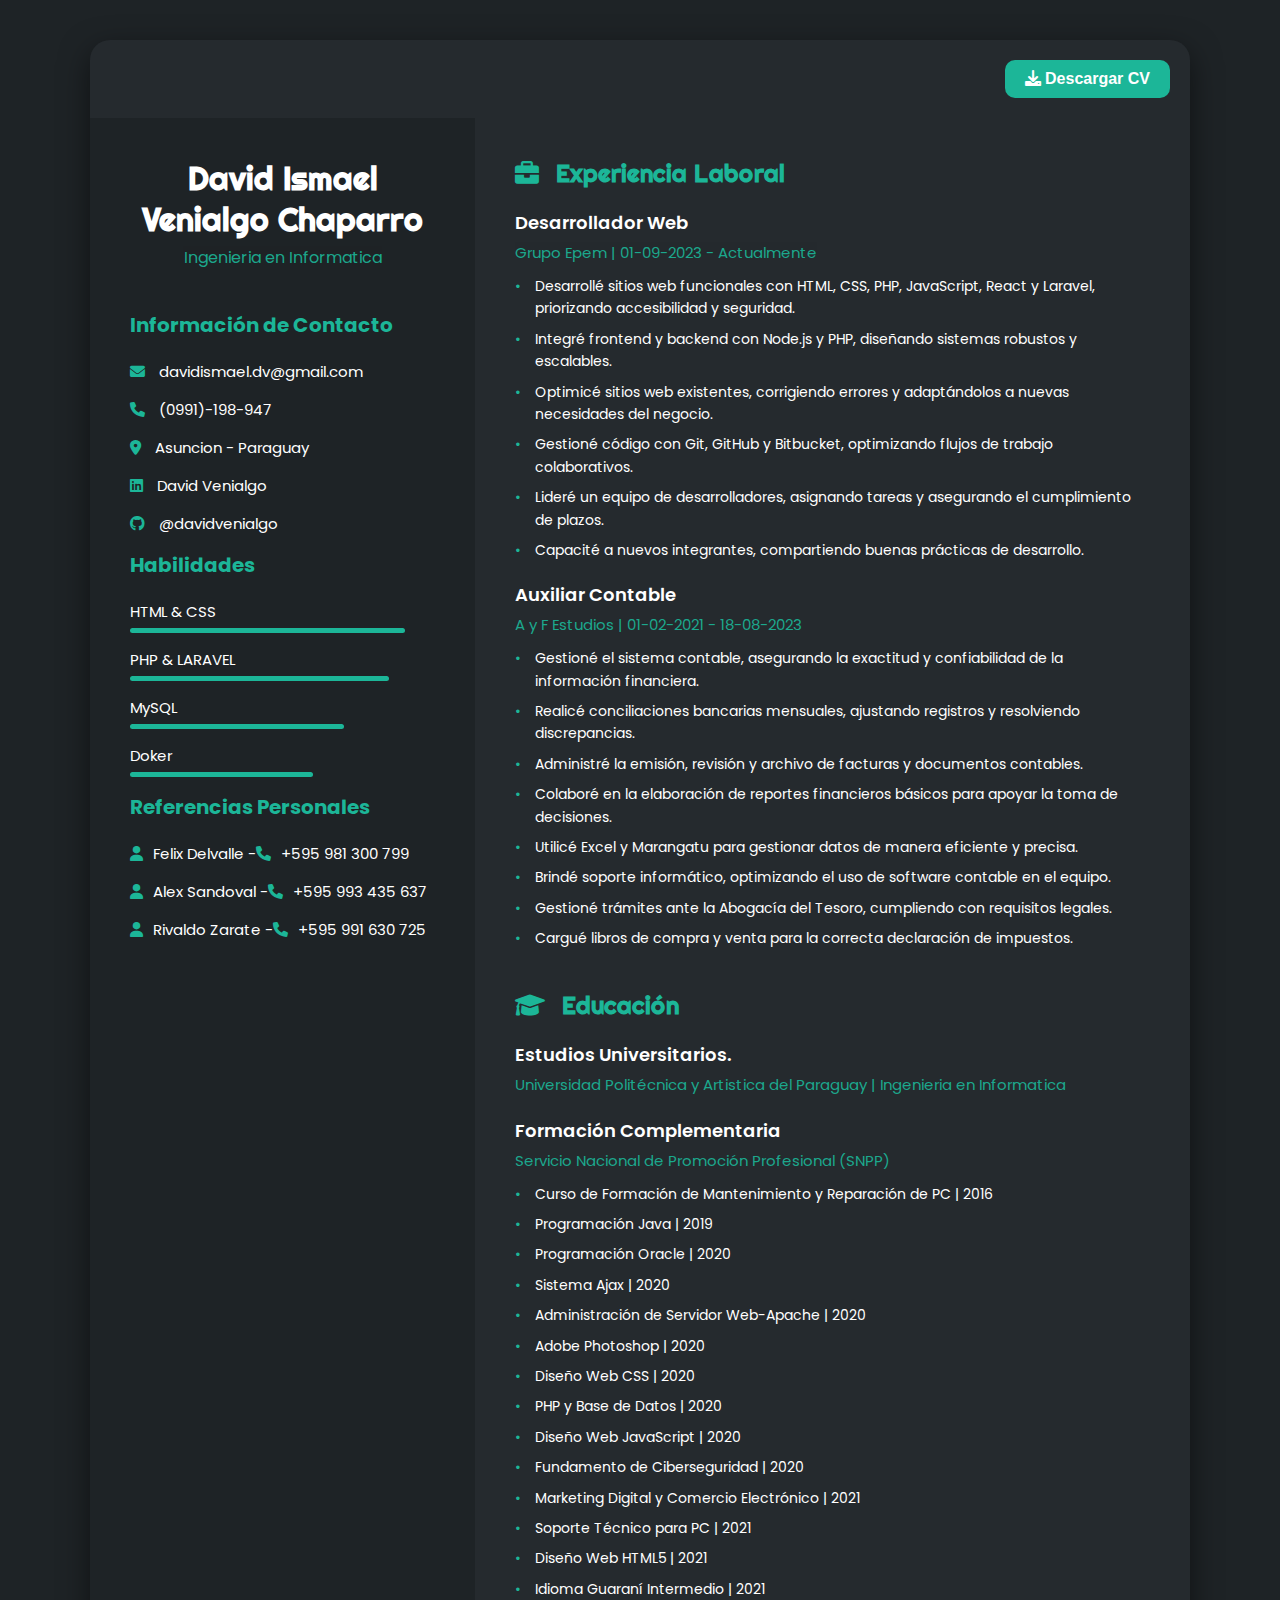
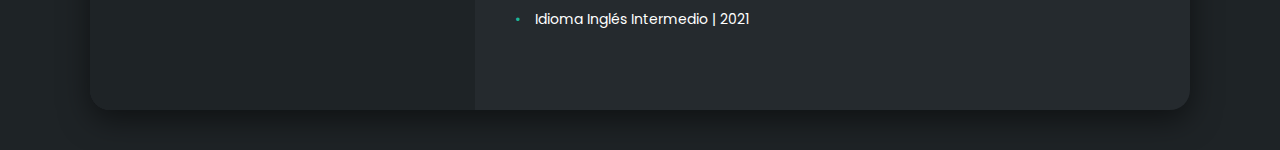
<file: curriculum.html>
<!DOCTYPE html>
<html lang="es">
<head>
    <meta charset="UTF-8">
    <meta name="viewport" content="width=device-width, initial-scale=1.0">
    <title>Mi Currículum</title>
    <link rel="stylesheet" href="https://cdnjs.cloudflare.com/ajax/libs/font-awesome/6.0.0-beta3/css/all.min.css">
    <link href="https://fonts.googleapis.com/css2?family=Righteous&family=Poppins:wght@300;400;600&display=swap" rel="stylesheet">
    <link rel="stylesheet" href="curriculum.css">
    <link rel="icon" type="image/png" href="img/c.png">
</head>
<body>
    <div class="curriculum-container">
        <!-- Botón de descarga -->
        <div class="download-btn">
            <button onclick="window.print()"><i class="fas fa-download"></i> Descargar CV</button>
        </div>

        <!-- Contenido del currículum -->
        <div class="curriculum-content">
            <!-- Sección izquierda (Perfil e Info) -->
            <div class="left-section">
                <div class="profile">
                    <!-- <img src="img/perfil.jpg" alt="Foto de perfil"> -->
                    <h1>David Ismael Venialgo Chaparro</h1>
                    <p class="title">Ingenieria en Informatica</p>
                </div>
                <div class="info">
                    <h3>Información de Contacto</h3>
                    <ul>
                        <li><i class="fas fa-envelope"></i> davidismael.dv@gmail.com</li>
                        <li><i class="fas fa-phone"></i> (0991)-198-947</li>
                        <li><i class="fas fa-map-marker-alt"></i> Asuncion - Paraguay</li>
                        <li><i class="fab fa-linkedin"></i> <a href="[https://www.linkedin.com/in/david-venialgo-65715031b?utm_source=share&utm_campaign=share_via&utm_content=profile&utm_medium=ios_app" target="_blank">David Venialgo</a></li>
                        <li><i class="fab fa-github"></i> <a href="https://github.com/davidvenialgo" target="_blank">@davidvenialgo</a></li>
                    </ul>
                </div>
                <div class="skills">
                    <h3>Habilidades</h3>
                    <ul>
                        <li>HTML & CSS <span class="skill-level" style="width: 90%;"></span></li>
                        <li>PHP & LARAVEL <span class="skill-level" style="width: 85%;"></span></li>
                        <li>MySQL <span class="skill-level" style="width: 70%;"></span></li>
                        <li>Doker <span class="skill-level" style="width: 60%;"></span></li>
                    </ul>
                </div>

                <!-- Nueva sección de Referencias Personales -->
                <div class="references">
                    <h3>Referencias Personales</h3>
                    <ul>
                        <li><i class="fas fa-user"></i> Felix Delvalle - <i class="fas fa-phone"></i> +595 981 300 799</li>
                        <li><i class="fas fa-user"></i> Alex Sandoval - <i class="fas fa-phone"></i> +595 993 435 637</li>
                        <li><i class="fas fa-user"></i> Rivaldo Zarate - <i class="fas fa-phone"></i> +595 991 630 725</li>
                    </ul>
                </div>
            </div>

            <!-- Sección derecha (Experiencia, Educación, Proyectos) -->
            <div class="right-section">
                <div class="section">
                    <h2><i class="fas fa-briefcase"></i> Experiencia Laboral</h2>
                    <div class="item">
                        <h3>Desarrollador Web</h3>
                        <p class="company">Grupo Epem | 01-09-2023 - Actualmente</p>
                        <ul>
                            <li>Desarrollé sitios web funcionales con HTML, CSS, PHP, JavaScript, React y Laravel, priorizando accesibilidad y seguridad.</li>
                            <li>Integré frontend y backend con Node.js y PHP, diseñando sistemas robustos y escalables.</li>
                            <li>Optimicé sitios web existentes, corrigiendo errores y adaptándolos a nuevas necesidades del negocio.</li>
                            <li>Gestioné código con Git, GitHub y Bitbucket, optimizando flujos de trabajo colaborativos.</li>
                            <li>Lideré un equipo de desarrolladores, asignando tareas y asegurando el cumplimiento de plazos.</li>
                            <li>Capacité a nuevos integrantes, compartiendo buenas prácticas de desarrollo.</li>
                        </ul>
                    </div>
                    <div class="item">
                        <h3>Auxiliar Contable</h3>
                        <p class="company">A y F Estudios | 01-02-2021 - 18-08-2023</p>
                        <ul>
                            <li>Gestioné el sistema contable, asegurando la exactitud y confiabilidad de la información financiera.</li>
                            <li>Realicé conciliaciones bancarias mensuales, ajustando registros y resolviendo discrepancias.</li>
                            <li>Administré la emisión, revisión y archivo de facturas y documentos contables.</li>
                            <li>Colaboré en la elaboración de reportes financieros básicos para apoyar la toma de decisiones.</li>
                            <li>Utilicé Excel y Marangatu para gestionar datos de manera eficiente y precisa.</li>
                            <li>Brindé soporte informático, optimizando el uso de software contable en el equipo.</li>
                            <li>Gestioné trámites ante la Abogacía del Tesoro, cumpliendo con requisitos legales.</li>
                            <li>Cargué libros de compra y venta para la correcta declaración de impuestos.</li>
                        </ul>
                    </div>
                </div>

                <div class="section">
                    <h2><i class="fas fa-graduation-cap"></i> Educación</h2>
                    <div class="item">
                        <h3>Estudios Universitarios.</h3>
                        <p class="company">Universidad Politécnica y Artistica del Paraguay | Ingenieria en Informatica</p>
                        <!-- <p>Descripción breve (opcional).</p> -->
                    </div>
                    <div class="item">
                        <!-- <h3>Cursos</h3> -->
                        <div class="item">
                            <h3>Formación Complementaria</h3>
                            <p class="company">Servicio Nacional de Promoción Profesional (SNPP)</p>
                            <ul>
                                <li>Curso de Formación de Mantenimiento y Reparación de PC | 2016</li>
                                <li>Programación Java | 2019</li>
                                <li>Programación Oracle | 2020</li>
                                <li>Sistema Ajax | 2020</li>
                                <li>Administración de Servidor Web-Apache | 2020</li>
                                <li>Adobe Photoshop | 2020</li>
                                <li>Diseño Web CSS | 2020</li>
                                <li>PHP y Base de Datos | 2020</li>
                                <li>Diseño Web JavaScript | 2020</li>
                                <li>Fundamento de Ciberseguridad | 2020</li>
                                <li>Marketing Digital y Comercio Electrónico | 2021</li>
                                <li>Soporte Técnico para PC | 2021</li>
                                <li>Diseño Web HTML5 | 2021</li>
                                <li>Idioma Guaraní Intermedio | 2021</li>
                                <li>Idioma Inglés Intermedio | 2021</li>
                            </ul>
                        </div>
                    </div>
                </div>

                <!-- <div class="section">
                    <h2><i class="fas fa-project-diagram"></i> Proyectos Destacados</h2>
                    <div class="item">
                        <h3>[Nombre del Proyecto 1]</h3>
                        <p>[Breve descripción del proyecto y tecnologías usadas.]</p>
                    </div>
                    <div class="item">
                        <h3>[Nombre del Proyecto 2]</h3>
                        <p>[Breve descripción del proyecto y tecnologías usadas.]</p>
                    </div>
                </div> -->
            </div>
        </div>
    </div>
</body>
</html>
</file>
<file: curriculum.css>
* {
    margin: 0;
    padding: 0;
    box-sizing: border-box;
}

body {
    background-color: #1e2326;
    font-family: 'Poppins', sans-serif;
    color: #ffffff;
}

.curriculum-container {
    max-width: 1100px;
    margin: 40px auto;
    background-color: #252A2E;
    border-radius: 20px;
    box-shadow: 0 10px 30px rgba(0, 0, 0, 0.5);
    overflow: hidden;
}

.download-btn {
    text-align: right;
    padding: 20px;
}

.download-btn button {
    background-color: #1CB698;
    border: none;
    padding: 10px 20px;
    color: #ffffff;
    font-size: 16px;
    font-weight: 600;
    border-radius: 10px;
    cursor: pointer;
    transition: all 0.3s ease;
}

.download-btn button:hover {
    transform: scale(1.05);
    box-shadow: 0 5px 15px rgba(28, 182, 152, 0.5);
}

.curriculum-content {
    display: flex;
    flex-wrap: wrap;
}

.left-section {
    width: 35%;
    background-color: #1e2326;
    padding: 40px;
}

.profile {
    text-align: center;
    margin-bottom: 40px;
}

.profile img {
    width: 150px;
    height: 150px;
    border-radius: 50%;
    border: 4px solid #1CB698;
    margin-bottom: 20px;
}

.profile h1 {
    font-family: 'Righteous', sans-serif;
    font-size: 32px;
    margin-bottom: 5px;
}

.profile .title {
    font-size: 16px;
    color: #1CB698;
    opacity: 0.9;
}

.info h3, .skills h3, .references h3 {
    font-size: 20px;
    margin-bottom: 20px;
    color: #1CB698;
}

.info ul, .skills ul, .references ul {
    list-style: none;
}

.info ul li, .references ul li {
    margin-bottom: 15px;
    font-size: 15px;
}

.info ul li i, .references ul li i {
    color: #1CB698;
    margin-right: 10px;
}

.info ul li a {
    color: #ffffff;
    text-decoration: none;
    transition: color 0.3s ease;
}

.info ul li a:hover {
    color: #1CB698;
}

.skills ul li {
    margin-bottom: 15px;
    font-size: 15px;
    position: relative;
}

.skills ul li .skill-level {
    display: block;
    height: 5px;
    background-color: #1CB698;
    border-radius: 5px;
    margin-top: 5px;
}

.right-section {
    width: 65%;
    padding: 40px;
}

.section {
    margin-bottom: 40px;
}

.section h2 {
    font-family: 'Righteous', sans-serif;
    font-size: 24px;
    color: #1CB698;
    margin-bottom: 20px;
}

.section h2 i {
    margin-right: 10px;
}

.section .item {
    margin-bottom: 20px;
}

.section .item h3 {
    font-size: 18px;
    font-weight: 600;
    margin-bottom: 5px;
}

.section .item .company {
    font-size: 15px;
    color: #1CB698;
    margin-bottom: 10px;
}

.section .item p {
    font-size: 14px;
    line-height: 1.6;
    opacity: 0.9;
}

.section .item ul {
    list-style: none;
    margin-top: 10px;
}

.section .item ul li {
    font-size: 14px;
    line-height: 1.6;
    margin-bottom: 8px;
    position: relative;
    padding-left: 20px;
}

.section .item ul li:before {
    content: '•';
    position: absolute;
    left: 0;
    color: #1CB698;
}

/* Estilo para la nueva sección de Referencias Personales */
.references ul li {
    display: flex;
    align-items: center;
    flex-wrap: wrap;
}

/* Estilo para impresión */
@media print {
    body {
        background: none;
    }
    .curriculum-container {
        box-shadow: none;
        margin: 0;
    }
    .download-btn {
        display: none;
    }
    .left-section, .right-section {
        width: 100%;
    }
}

/* Media Queries para hacer el diseño responsive */

/* Pantallas medianas (tabletas, hasta 768px) */
@media (max-width: 768px) {
    .curriculum-container {
        margin: 20px; /* Reduce el margen en pantallas más pequeñas */
        border-radius: 15px;
    }

    .left-section, .right-section {
        width: 100%; /* Las columnas se apilan verticalmente */
        padding: 20px; /* Reduce el padding para ahorrar espacio */
    }

    .profile h1 {
        font-size: 28px; /* Reduce el tamaño del nombre */
    }

    .profile .title {
        font-size: 14px; /* Reduce el tamaño del título */
    }

    .profile img {
        width: 120px; /* Reduce el tamaño de la imagen de perfil */
        height: 120px;
    }

    .info h3, .skills h3, .references h3 {
        font-size: 18px; /* Reduce el tamaño de los títulos de sección */
    }

    .info ul li, .skills ul li, .references ul li {
        font-size: 14px; /* Reduce el tamaño del texto */
    }

    .section h2 {
        font-size: 20px; /* Reduce el tamaño de los títulos de sección */
    }

    .section .item h3 {
        font-size: 16px; /* Reduce el tamaño de los subtítulos */
    }

    .section .item .company {
        font-size: 14px;
    }

    .section .item ul li {
        font-size: 13px; /* Reduce el tamaño de los ítems de la lista */
    }

    .download-btn {
        text-align: center; /* Centra el botón de descarga */
        padding: 15px;
    }

    .download-btn button {
        font-size: 14px; /* Reduce el tamaño del texto del botón */
        padding: 8px 16px;
    }
}

/* Pantallas pequeñas (móviles, hasta 480px) */
@media (max-width: 480px) {
    .curriculum-container {
        margin: 10px; /* Reduce aún más el margen */
        border-radius: 10px;
    }

    .left-section, .right-section {
        padding: 15px; /* Reduce más el padding */
    }

    .profile h1 {
        font-size: 24px; /* Reduce más el tamaño del nombre */
    }

    .profile .title {
        font-size: 13px;
    }

    .profile img {
        width: 100px; /* Reduce más el tamaño de la imagen de perfil */
        height: 100px;
    }

    .info h3, .skills h3, .references h3 {
        font-size: 16px;
    }

    .info ul li, .skills ul li, .references ul li {
        font-size: 13px;
        margin-bottom: 10px; /* Reduce el espacio entre ítems */
    }

    .section h2 {
        font-size: 18px;
    }

    .section .item h3 {
        font-size: 15px;
    }

    .section .item .company {
        font-size: 13px;
    }

    .section .item ul li {
        font-size: 12px;
        padding-left: 15px; /* Reduce el espacio del bullet */
    }

    .download-btn button {
        font-size: 13px;
        padding: 6px 12px;
    }
}
</file>
